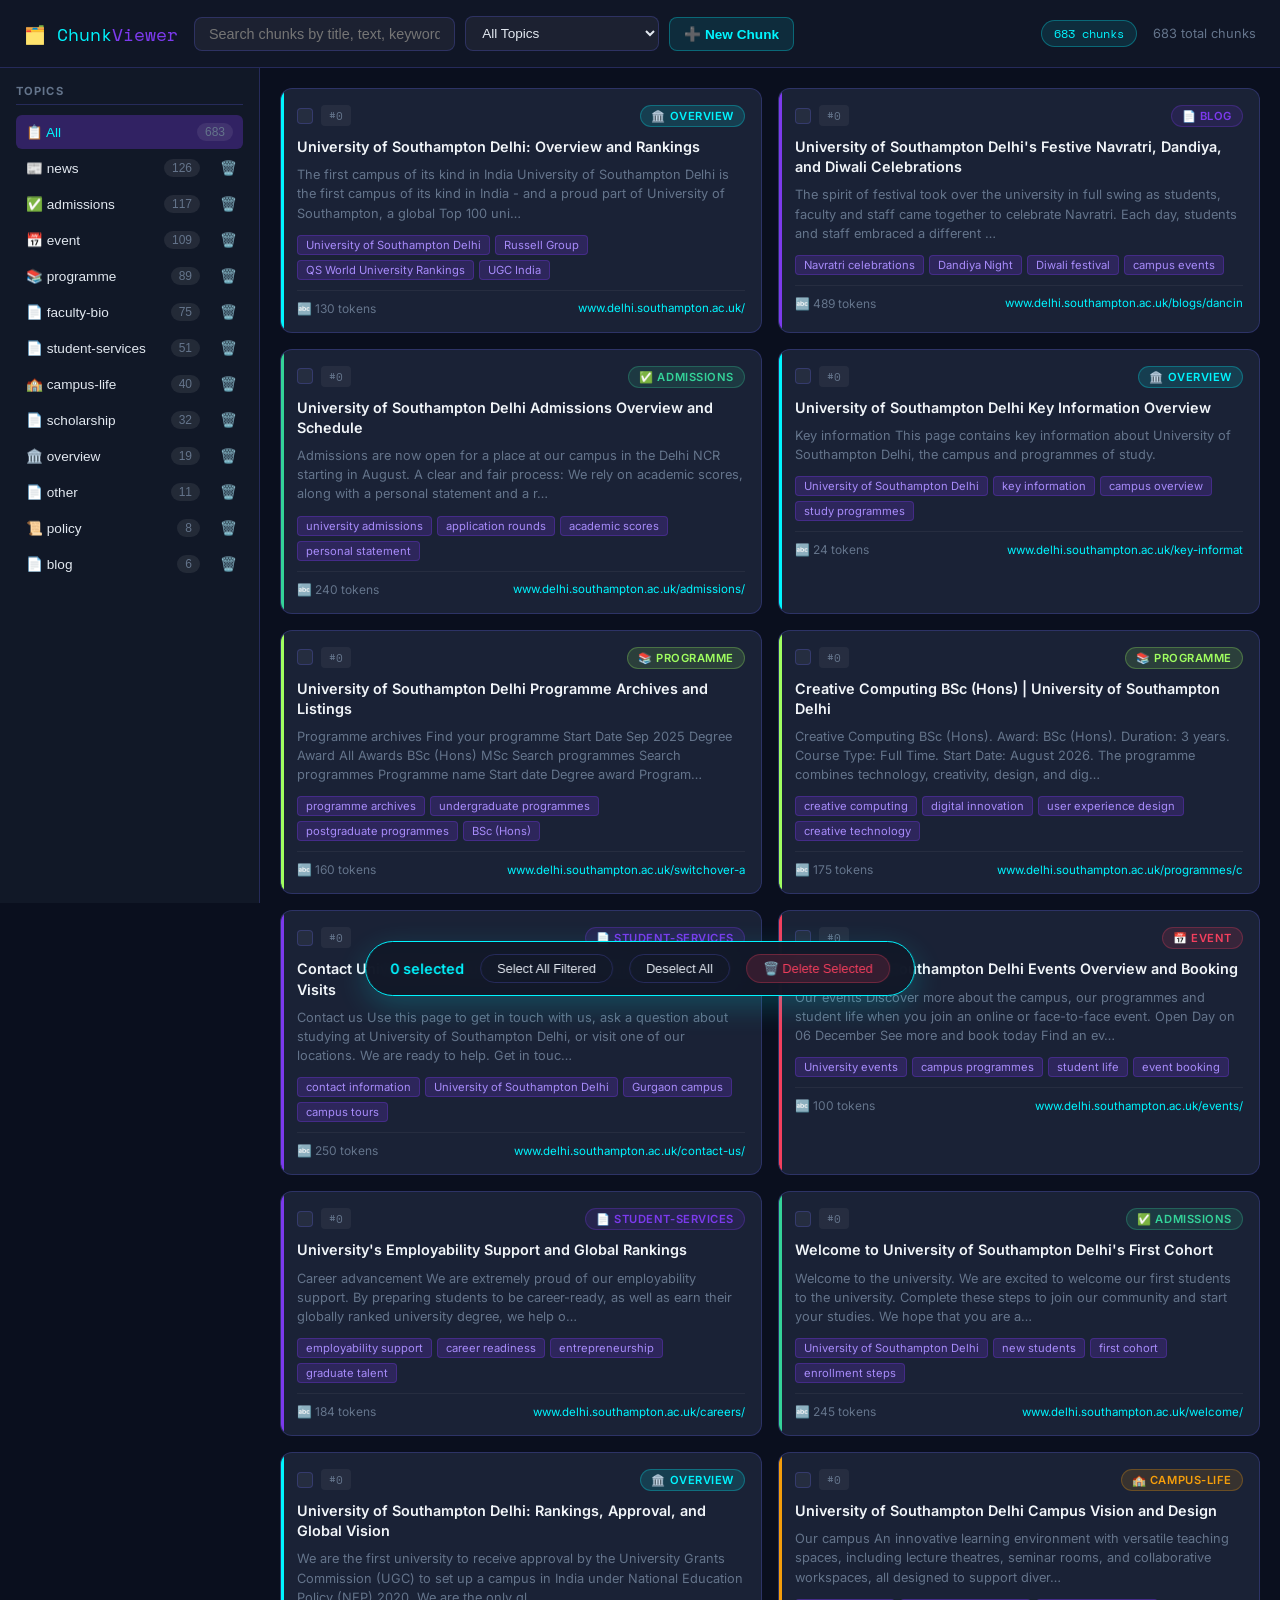
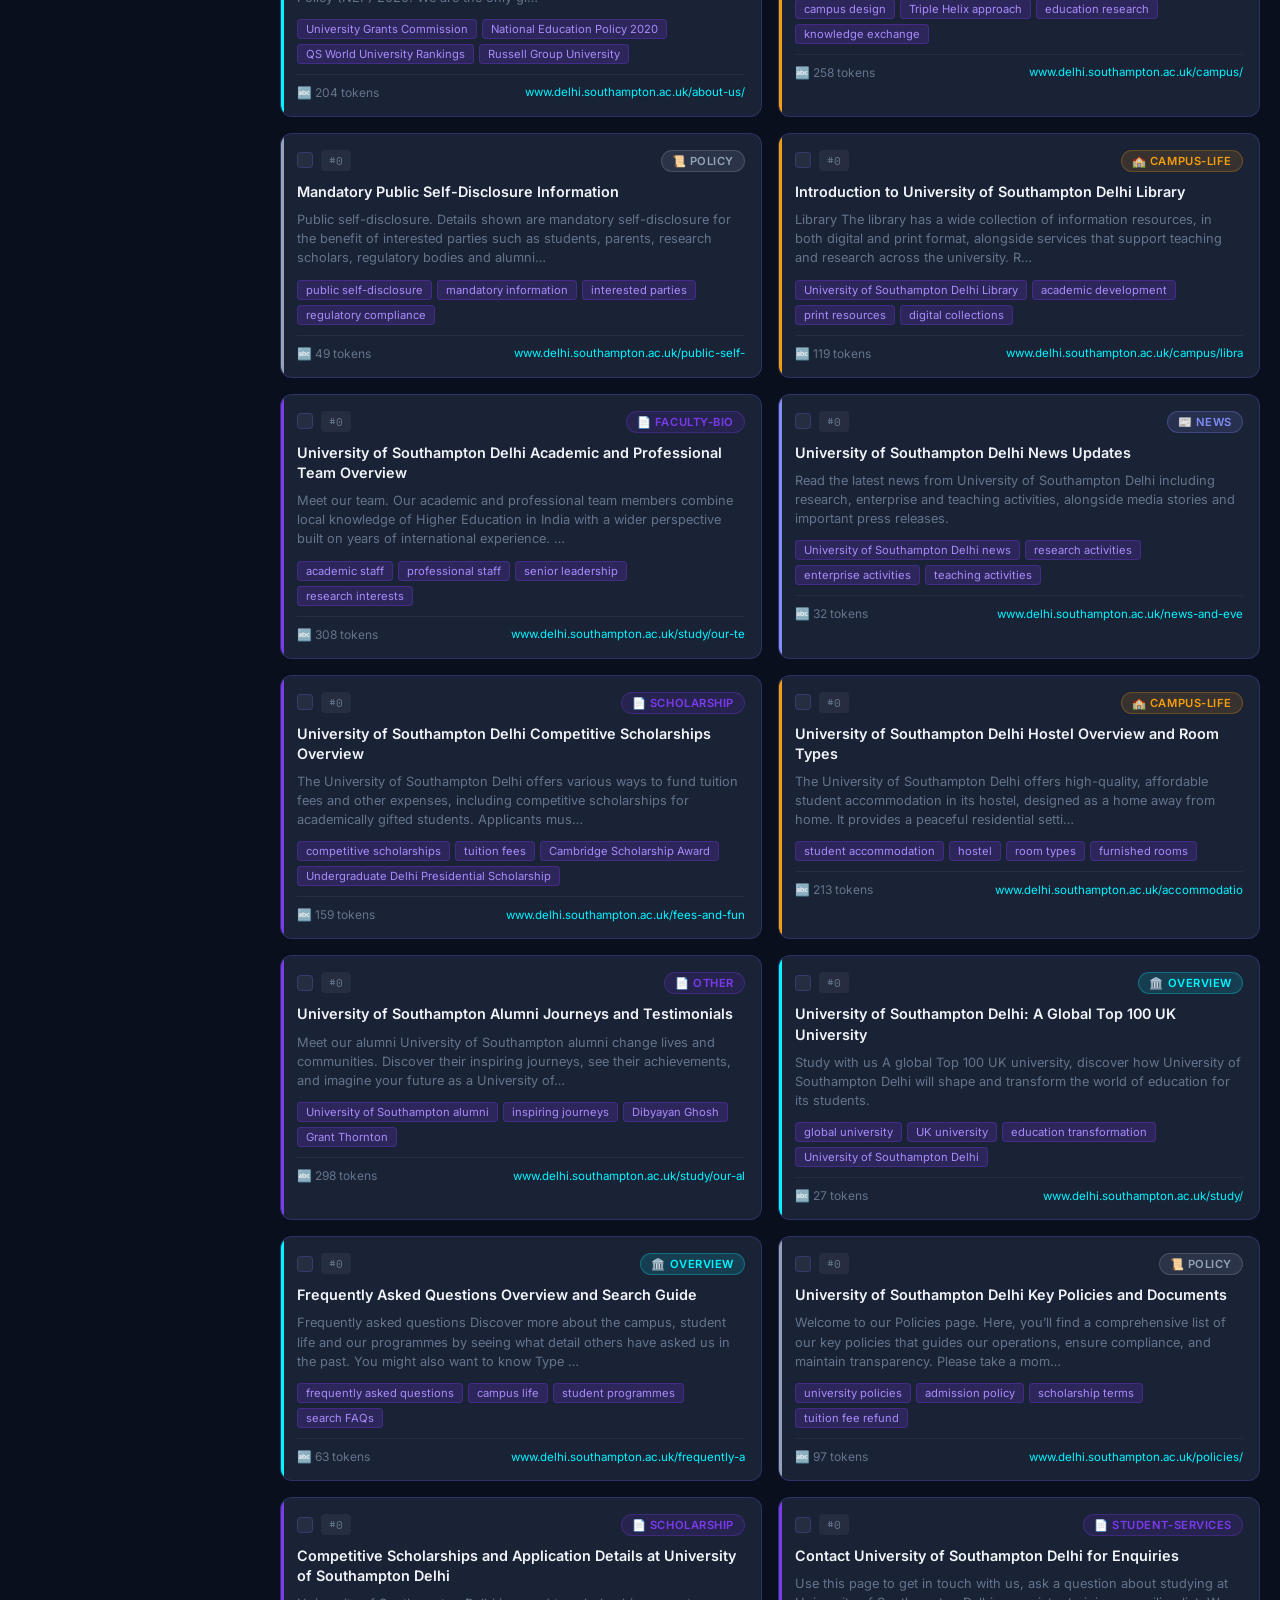
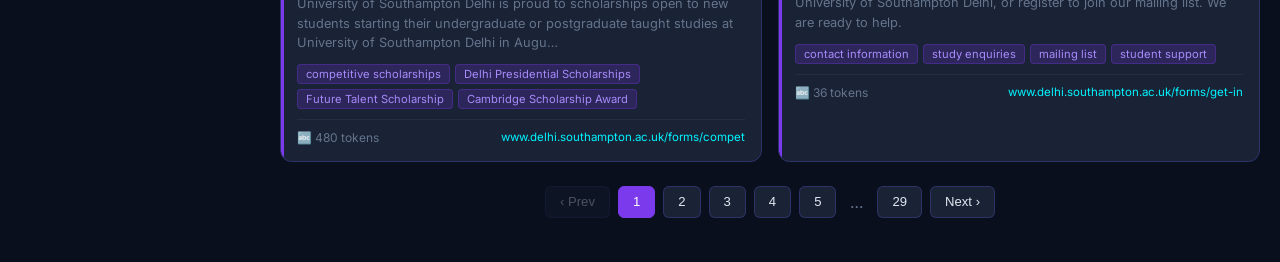
<file: chunk_viewer.html>
<!DOCTYPE html>
<html lang="en">
<head>
  <meta charset="UTF-8" />
  <meta name="viewport" content="width=device-width, initial-scale=1.0" />
  <title>Chunk Viewer — RAG Data Explorer</title>
  <link href="https://fonts.googleapis.com/css2?family=Inter:wght@300;400;500;600;700&family=Space+Mono:wght@400;700&display=swap" rel="stylesheet" />
  <style>
    *, *::before, *::after { box-sizing: border-box; margin: 0; padding: 0; }

    :root {
      --bg: #0a0f1e;
      --surface: #111827;
      --card: #1a2236;
      --border: rgba(99,102,241,0.25);
      --cyan: #00f5ff;
      --purple: #7c3aed;
      --green: #a0ff60;
      --yellow: #f59e0b;
      --red: #f43f5e;
      --text: #e2e8f0;
      --muted: #64748b;
      --tag-bg: rgba(124,58,237,0.2);
    }

    body {
      font-family: 'Inter', sans-serif;
      background: var(--bg);
      color: var(--text);
      min-height: 100vh;
    }

    /* HEADER */
    header {
      background: rgba(17,24,39,0.95);
      border-bottom: 1px solid var(--border);
      padding: 16px 24px;
      display: flex;
      align-items: center;
      gap: 16px;
      position: sticky;
      top: 0;
      z-index: 100;
      backdrop-filter: blur(12px);
    }

    .logo { font-family: 'Space Mono', monospace; font-size: 1.1rem; color: var(--cyan); white-space: nowrap; }
    .logo span { color: var(--purple); }

    .search-bar {
      flex: 1;
      display: flex;
      gap: 10px;
      align-items: center;
      max-width: 600px;
    }

    .search-bar input {
      flex: 1;
      background: rgba(255,255,255,0.05);
      border: 1px solid var(--border);
      border-radius: 8px;
      color: var(--text);
      padding: 8px 14px;
      font-size: 0.9rem;
      outline: none;
      transition: border-color 0.2s;
    }
    .search-bar input:focus { border-color: var(--cyan); }

    .filter-select {
      background: rgba(255,255,255,0.05);
      border: 1px solid var(--border);
      border-radius: 8px;
      color: var(--text);
      padding: 8px 12px;
      font-size: 0.85rem;
      outline: none;
      cursor: pointer;
    }

    .stats-bar {
      display: flex;
      gap: 16px;
      align-items: center;
      font-size: 0.8rem;
      color: var(--muted);
      margin-left: auto;
      white-space: nowrap;
    }

    .stat-badge {
      background: rgba(0,245,255,0.1);
      border: 1px solid rgba(0,245,255,0.3);
      border-radius: 20px;
      padding: 4px 12px;
      color: var(--cyan);
      font-family: 'Space Mono', monospace;
      font-size: 0.75rem;
    }

    /* LAYOUT */
    .layout {
      display: grid;
      grid-template-columns: 260px 1fr;
      min-height: calc(100vh - 65px);
    }

    /* SIDEBAR */
    .sidebar {
      background: var(--surface);
      border-right: 1px solid var(--border);
      padding: 16px;
      overflow-y: auto;
      max-height: calc(100vh - 65px);
      position: sticky;
      top: 65px;
    }

    .sidebar h3 {
      font-size: 0.7rem;
      text-transform: uppercase;
      letter-spacing: 0.1em;
      color: var(--muted);
      margin-bottom: 10px;
      padding-bottom: 6px;
      border-bottom: 1px solid var(--border);
    }

    .topic-btn {
      display: flex;
      justify-content: space-between;
      align-items: center;
      width: 100%;
      background: none;
      border: none;
      color: var(--text);
      padding: 8px 10px;
      border-radius: 6px;
      cursor: pointer;
      font-size: 0.85rem;
      text-align: left;
      transition: background 0.15s;
      margin-bottom: 2px;
    }
    .topic-btn:hover { background: rgba(124,58,237,0.15); }
    .topic-btn.active { background: rgba(124,58,237,0.3); color: var(--cyan); }

    .topic-row {
      display: flex;
      align-items: center;
      gap: 4px;
      margin-bottom: 2px;
    }
    .topic-row .topic-btn {
      flex: 1;
      margin-bottom: 0;
    }
    .topic-delete-btn {
      background: none;
      border: none;
      color: var(--muted);
      cursor: pointer;
      padding: 6px;
      border-radius: 6px;
      font-size: 0.85rem;
      transition: all 0.15s;
      display: flex;
      align-items: center;
      justify-content: center;
    }
    .topic-delete-btn:hover {
      background: rgba(244,63,94,0.2);
      color: var(--red);
    }
    .topic-count {
      background: rgba(255,255,255,0.08);
      border-radius: 10px;
      padding: 2px 8px;
      font-size: 0.75rem;
      color: var(--muted);
    }

    /* CHUNK GRID */
    .main {
      padding: 20px;
      overflow-y: auto;
    }

    .grid {
      display: grid;
      grid-template-columns: repeat(auto-fill, minmax(360px, 1fr));
      gap: 16px;
    }

    .chunk-card {
      background: var(--card);
      border: 1px solid var(--border);
      border-radius: 12px;
      padding: 16px;
      cursor: pointer;
      transition: border-color 0.2s, transform 0.15s, box-shadow 0.2s;
      position: relative;
      overflow: hidden;
    }
    .chunk-card::before {
      content: '';
      position: absolute;
      top: 0; left: 0;
      width: 3px; height: 100%;
      background: var(--topic-color, var(--purple));
    }
    .chunk-card:hover {
      border-color: var(--cyan);
      transform: translateY(-2px);
      box-shadow: 0 8px 24px rgba(0,245,255,0.1);
    }

    .card-header {
      display: flex;
      justify-content: space-between;
      align-items: flex-start;
      margin-bottom: 10px;
    }

    .chunk-id {
      font-family: 'Space Mono', monospace;
      font-size: 0.7rem;
      color: var(--muted);
      background: rgba(255,255,255,0.05);
      border-radius: 4px;
      padding: 2px 8px;
    }

    .topic-pill {
      font-size: 0.7rem;
      padding: 3px 10px;
      border-radius: 20px;
      font-weight: 600;
      text-transform: uppercase;
      letter-spacing: 0.05em;
    }

    .card-title {
      font-size: 0.9rem;
      font-weight: 600;
      margin-bottom: 8px;
      line-height: 1.4;
      color: #f1f5f9;
    }

    .card-text {
      font-size: 0.8rem;
      color: var(--muted);
      line-height: 1.5;
      display: -webkit-box;
      -webkit-line-clamp: 3;
      -webkit-box-orient: vertical;
      overflow: hidden;
      margin-bottom: 12px;
    }

    .card-keywords {
      display: flex;
      flex-wrap: wrap;
      gap: 5px;
    }

    .kw-tag {
      background: var(--tag-bg);
      border: 1px solid rgba(124,58,237,0.3);
      color: #a78bfa;
      padding: 2px 8px;
      border-radius: 4px;
      font-size: 0.7rem;
      white-space: nowrap;
    }

    .card-footer {
      display: flex;
      justify-content: space-between;
      align-items: center;
      margin-top: 10px;
      padding-top: 10px;
      border-top: 1px solid rgba(255,255,255,0.05);
      font-size: 0.75rem;
      color: var(--muted);
    }

    .token-badge {
      display: flex;
      align-items: center;
      gap: 4px;
    }

    /* CHECKBOX STYLES */
    .chunk-select-checkbox {
      appearance: none;
      -webkit-appearance: none;
      width: 16px;
      height: 16px;
      border: 1.5px solid var(--border);
      border-radius: 4px;
      background: rgba(255,255,255,0.05);
      cursor: pointer;
      display: inline-flex;
      align-items: center;
      justify-content: center;
      transition: all 0.2s;
      outline: none;
      position: relative;
    }
    .chunk-select-checkbox:hover {
      border-color: var(--cyan);
      background: rgba(0,245,255,0.05);
    }
    .chunk-select-checkbox:checked {
      background: var(--cyan);
      border-color: var(--cyan);
    }
    .chunk-select-checkbox:checked::after {
      content: '✓';
      color: var(--bg);
      font-size: 0.7rem;
      font-weight: 900;
      position: absolute;
      top: 50%;
      left: 50%;
      transform: translate(-50%, -50%);
    }

    /* FLOATING ACTION BAR */
    .bulk-action-bar {
      position: fixed;
      bottom: 24px;
      left: 50%;
      transform: translateX(-50%) translateY(120px);
      background: rgba(17, 24, 39, 0.95);
      border: 1px solid var(--cyan);
      box-shadow: 0 10px 30px rgba(0, 245, 255, 0.2);
      border-radius: 30px;
      padding: 12px 24px;
      display: flex;
      align-items: center;
      gap: 16px;
      z-index: 1000;
      transition: transform 0.3s cubic-bezier(0.175, 0.885, 0.32, 1.275);
      backdrop-filter: blur(12px);
    }
    .bulk-action-bar.visible {
      transform: translateX(-50%) translateY(0);
    }
    .bulk-count {
      color: var(--cyan);
      font-weight: 600;
      font-size: 0.9rem;
    }
    .bulk-btn {
      background: none;
      border: 1px solid var(--border);
      color: var(--text);
      padding: 6px 16px;
      border-radius: 20px;
      cursor: pointer;
      font-size: 0.8rem;
      font-weight: 500;
      transition: all 0.2s;
    }
    .bulk-btn:hover {
      background: rgba(255, 255, 255, 0.05);
      border-color: var(--text);
    }
    .bulk-btn-delete {
      background: rgba(244, 63, 94, 0.15);
      border: 1px solid rgba(244, 63, 94, 0.3);
      color: var(--red);
    }
    .bulk-btn-delete:hover {
      background: rgba(244, 63, 94, 0.3);
      border-color: var(--red);
      box-shadow: 0 0 12px rgba(244, 63, 94, 0.2);
    }

    /* MODAL */
    .modal-overlay {
      display: none;
      position: fixed;
      inset: 0;
      background: rgba(0,0,0,0.7);
      z-index: 1000;
      align-items: center;
      justify-content: center;
      backdrop-filter: blur(4px);
    }
    .modal-overlay.open { display: flex; }

    .modal {
      background: var(--card);
      border: 1px solid var(--border);
      border-radius: 16px;
      width: 90%;
      max-width: 780px;
      max-height: 85vh;
      overflow-y: auto;
      padding: 28px;
      position: relative;
      animation: slideIn 0.2s ease;
    }

    @keyframes slideIn {
      from { opacity: 0; transform: translateY(20px); }
      to   { opacity: 1; transform: translateY(0); }
    }

    .modal-close {
      position: absolute;
      top: 16px; right: 16px;
      background: rgba(255,255,255,0.1);
      border: none;
      color: var(--text);
      width: 32px; height: 32px;
      border-radius: 50%;
      cursor: pointer;
      font-size: 1rem;
      display: flex; align-items: center; justify-content: center;
    }
    .modal-close:hover { background: rgba(244,63,94,0.3); }

    .modal-id {
      font-family: 'Space Mono', monospace;
      font-size: 0.75rem;
      color: var(--muted);
      margin-bottom: 8px;
    }
    .modal-title { font-size: 1.2rem; font-weight: 700; margin-bottom: 4px; }
    .modal-url { font-size: 0.75rem; color: var(--cyan); margin-bottom: 16px; word-break: break-all; }
    .modal-section { margin-bottom: 16px; }
    .modal-label {
      font-size: 0.7rem;
      text-transform: uppercase;
      letter-spacing: 0.1em;
      color: var(--muted);
      margin-bottom: 6px;
    }
    .modal-text {
      background: rgba(255,255,255,0.03);
      border: 1px solid var(--border);
      border-radius: 8px;
      padding: 12px;
      font-size: 0.85rem;
      line-height: 1.6;
      color: #cbd5e1;
    }
    .modal-summary {
      background: rgba(0,245,255,0.05);
      border: 1px solid rgba(0,245,255,0.2);
      border-radius: 8px;
      padding: 12px;
      font-size: 0.85rem;
      line-height: 1.6;
      color: #e2e8f0;
      font-style: italic;
    }
    .entities-list {
      display: flex;
      flex-wrap: wrap;
      gap: 6px;
    }
    .entity-tag {
      background: rgba(0,245,255,0.08);
      border: 1px solid rgba(0,245,255,0.25);
      color: var(--cyan);
      padding: 3px 10px;
      border-radius: 4px;
      font-size: 0.75rem;
    }
    .kw-score-row {
      display: flex;
      justify-content: space-between;
      align-items: center;
      padding: 5px 0;
      border-bottom: 1px solid rgba(255,255,255,0.04);
      font-size: 0.82rem;
    }
    .score-bar-wrap { width: 120px; height: 6px; background: rgba(255,255,255,0.08); border-radius: 3px; }
    .score-bar { height: 100%; border-radius: 3px; background: linear-gradient(90deg, var(--purple), var(--cyan)); }

    /* LOADING */
    .loading {
      display: flex;
      flex-direction: column;
      align-items: center;
      justify-content: center;
      min-height: 50vh;
      gap: 16px;
      color: var(--muted);
    }
    .spinner {
      width: 40px; height: 40px;
      border: 3px solid rgba(124,58,237,0.2);
      border-top-color: var(--purple);
      border-radius: 50%;
      animation: spin 0.8s linear infinite;
    }
    @keyframes spin { to { transform: rotate(360deg); } }

    .no-results {
      grid-column: 1 / -1;
      text-align: center;
      padding: 60px;
      color: var(--muted);
    }

    /* PAGINATION */
    .pagination {
      display: flex;
      justify-content: center;
      gap: 8px;
      margin-top: 24px;
      padding-bottom: 24px;
      flex-wrap: wrap;
    }
    .page-btn {
      background: var(--card);
      border: 1px solid var(--border);
      color: var(--text);
      padding: 6px 14px;
      border-radius: 6px;
      cursor: pointer;
      font-size: 0.82rem;
      transition: all 0.15s;
    }
    .page-btn:hover { border-color: var(--cyan); color: var(--cyan); }
    .page-btn.active { background: var(--purple); border-color: var(--purple); color: #fff; }
    .page-btn:disabled { opacity: 0.3; cursor: not-allowed; }

    .create-btn {
      background: rgba(0,245,255,0.1);
      border: 1px solid rgba(0,245,255,0.3);
      color: var(--cyan);
      padding: 8px 14px;
      border-radius: 8px;
      font-size: 0.85rem;
      cursor: pointer;
      font-weight: 600;
      transition: all 0.15s;
      outline: none;
      display: flex;
      align-items: center;
      gap: 6px;
    }
    .create-btn:hover {
      background: rgba(0,245,255,0.25);
      border-color: var(--cyan);
      box-shadow: 0 0 12px rgba(0,245,255,0.25);
    }
  </style>
</head>
<body>

<!-- HEADER -->
<header>
  <div class="logo">🗂️ Chunk<span>Viewer</span></div>
  <div class="search-bar">
    <input type="text" id="search-input" placeholder="Search chunks by title, text, keywords..." />
    <select class="filter-select" id="topic-filter">
      <option value="">All Topics</option>
    </select>
    <button class="create-btn" onclick="openCreateModal()">➕ New Chunk</button>
  </div>
  <div class="stats-bar">
    <span class="stat-badge" id="shown-count">0 chunks</span>
    <span id="total-label">Loading...</span>
  </div>
</header>

<div class="layout">
  <!-- SIDEBAR: topic counts -->
  <aside class="sidebar" id="sidebar">
    <h3>Topics</h3>
    <div id="topic-list"></div>
  </aside>

  <!-- MAIN: chunk grid -->
  <main class="main">
    <div id="loading" class="loading">
      <div class="spinner"></div>
      <div>Loading chunks from cleaned_data/...</div>
    </div>
    <div class="grid" id="chunk-grid" style="display:none;"></div>
    <div class="pagination" id="pagination"></div>
  </main>
</div>

<!-- FLOATING BULK ACTION BAR -->
<div class="bulk-action-bar" id="bulk-action-bar">
  <span class="bulk-count" id="bulk-selected-count">0 selected</span>
  <button class="bulk-btn" onclick="selectAllFiltered()">Select All Filtered</button>
  <button class="bulk-btn" onclick="deselectAllChunks()">Deselect All</button>
  <button class="bulk-btn bulk-btn-delete" onclick="deleteSelectedChunks()">🗑️ Delete Selected</button>
</div>

<!-- DETAIL MODAL -->
<div class="modal-overlay" id="modal-overlay" onclick="closeModal(event)">
  <div class="modal" id="modal-body">
    <button class="modal-close" onclick="document.getElementById('modal-overlay').classList.remove('open')">✕</button>
    <div id="modal-content"></div>
  </div>
</div>

<script>
// ── Topic colours ────────────────────────────────────────────────────────────
const TOPIC_COLORS = {
  overview:        '#00f5ff',
  programme:       '#a0ff60',
  'campus-life':   '#f59e0b',
  event:           '#f43f5e',
  news:            '#818cf8',
  admissions:      '#34d399',
  scholarships:    '#fbbf24',
  research:        '#60a5fa',
  careers:         '#fb7185',
  finance:         '#4ade80',
  staff:           '#c084fc',
  policy:          '#94a3b8',
  accommodation:   '#fdba74',
  studentlife:     '#67e8f9',
};

function topicColor(t) {
  if (!t) return '#7c3aed';
  const key = (t || '').toLowerCase().replace(/[^a-z-]/g, '');
  return TOPIC_COLORS[key] || '#7c3aed';
}

// ── State ────────────────────────────────────────────────────────────────────
let allChunks   = [];
let filtered    = [];
let activeTopic = '';
let searchQuery = '';
let currentPage = 1;
const PAGE_SIZE  = 24;
let activeChunk = null; // Currently selected chunk for viewing/editing

// ── Batch Delete State & Operations ──────────────────────────────────────────
let selectedChunkIds = new Set();

function toggleChunkSelection(id) {
  if (selectedChunkIds.has(id)) {
    selectedChunkIds.delete(id);
  } else {
    selectedChunkIds.add(id);
  }
  updateBulkActionBar();
}

function updateBulkActionBar() {
  const bar = document.getElementById('bulk-action-bar');
  const countSpan = document.getElementById('bulk-selected-count');
  const count = selectedChunkIds.size;
  
  if (count > 0) {
    countSpan.textContent = `${count} chunk${count > 1 ? 's' : ''} selected`;
    bar.classList.add('visible');
  } else {
    bar.classList.remove('visible');
  }
}

function selectAllFiltered() {
  filtered.forEach(chunk => {
    if (chunk.id) {
      selectedChunkIds.add(chunk.id);
    }
  });
  // Re-render only checkboxes on the current page to reflect the checks
  document.querySelectorAll('.chunk-select-checkbox').forEach(cb => {
    const id = cb.getAttribute('data-id');
    if (selectedChunkIds.has(id)) {
      cb.checked = true;
    }
  });
  updateBulkActionBar();
}

function deselectAllChunks() {
  selectedChunkIds.clear();
  document.querySelectorAll('.chunk-select-checkbox').forEach(cb => {
    cb.checked = false;
  });
  updateBulkActionBar();
}

async function deleteSelectedChunks() {
  const count = selectedChunkIds.size;
  if (count === 0) return;
  if (!confirm(`⚠️ Are you sure you want to permanently delete these ${count} selected chunks? This action cannot be undone!`)) return;
  
  // Show page-wide loading indicator
  document.getElementById('loading').style.display = 'flex';
  document.getElementById('loading').querySelector('div:last-child').textContent = `Deleting ${count} chunks and rebuilding index...`;
  document.getElementById('chunk-grid').style.display = 'none';
  
  // Hide bulk action bar
  document.getElementById('bulk-action-bar').classList.remove('visible');
  
  try {
    const res = await fetch('/api/university/delete-chunks', {
      method: 'POST',
      headers: { 'Content-Type': 'application/json' },
      body: JSON.stringify({ ids: Array.from(selectedChunkIds) })
    });
    
    if (res.ok) {
      alert(`✅ Successfully deleted ${count} chunks!`);
      selectedChunkIds.clear();
      allChunks = [];
      await loadChunks();
    } else {
      let errMsg = "Unknown error";
      try {
        const errJson = await res.json();
        errMsg = errJson.error || errJson.message || JSON.stringify(errJson);
      } catch (e) {
        const txt = await res.text();
        errMsg = txt || `Status ${res.status}`;
      }
      throw new Error(errMsg);
    }
  } catch (err) {
    const errMsg = err.message || err || "Unknown error";
    alert("❌ Failed to delete chunks: " + errMsg);
    document.getElementById('loading').style.display = 'none';
    document.getElementById('chunk-grid').style.display = 'grid';
    updateBulkActionBar();
  }
}

// ── Load all chunks from /cleaned_data/ ─────────────────────────────────────
async function loadChunks() {
  const chunkFiles = [];
  // Build list chunk_0..chunk_291 (with gap at 288)
  for (let i = 0; i <= 291; i++) {
    if (i === 288) continue; // chunk_288 doesn't exist
    chunkFiles.push(`cleaned_data/chunk_${i}.json`);
  }
  // Load user created chunks
  chunkFiles.push('cleaned_data/chunk_user_created.json');

  let loaded = 0;
  const results = await Promise.allSettled(
    chunkFiles.map(async f => {
      const res = await fetch(f);
      if (!res.ok) throw new Error('not found');
      return res.json();
    })
  );

  results.forEach(r => {
    if (r.status === 'fulfilled') {
      const data = r.value;
      if (Array.isArray(data)) allChunks.push(...data);
      else if (data && data.text) allChunks.push(data);
      loaded++;
    }
  });

  // Sort by chunk_index
  allChunks.sort((a, b) => (a.chunk_index ?? 0) - (b.chunk_index ?? 0));

  document.getElementById('total-label').textContent = `${allChunks.length} total chunks`;
  buildTopicSidebar();
  applyFilters();
  document.getElementById('loading').style.display = 'none';
  document.getElementById('chunk-grid').style.display = 'grid';
}

// ── Sidebar topics ───────────────────────────────────────────────────────────
function buildTopicSidebar() {
  const topicMap = {};
  allChunks.forEach(c => {
    const t = c.topic || 'unknown';
    topicMap[t] = (topicMap[t] || 0) + 1;
  });

  const sel = document.getElementById('topic-filter');
  sel.innerHTML = '<option value="">All Topics</option>';
  
  const list = document.getElementById('topic-list');
  list.innerHTML = '';

  const all = document.createElement('button');
  all.className = 'topic-btn active';
  all.id = 'topic-all';
  all.innerHTML = `<span>📋 All</span><span class="topic-count">${allChunks.length}</span>`;
  all.onclick = () => setTopic('');
  list.appendChild(all);

  Object.entries(topicMap)
    .sort((a, b) => b[1] - a[1])
    .forEach(([topic, count]) => {
      const row = document.createElement('div');
      row.className = 'topic-row';

      const btn = document.createElement('button');
      btn.className = 'topic-btn';
      btn.id = `topic-btn-${topic}`;
      const emoji = topicEmoji(topic);
      btn.innerHTML = `<span>${emoji} ${topic}</span><span class="topic-count">${count}</span>`;
      btn.onclick = () => setTopic(topic);
      row.appendChild(btn);

      // Delete button for this topic
      const delBtn = document.createElement('button');
      delBtn.className = 'topic-delete-btn';
      delBtn.title = `Delete topic "${topic}" permanently`;
      delBtn.innerHTML = '🗑️';
      delBtn.onclick = (e) => {
        e.stopPropagation(); // prevent setting active topic
        deleteTopic(topic);
      };
      row.appendChild(delBtn);

      list.appendChild(row);

      const opt = document.createElement('option');
      opt.value = topic;
      opt.textContent = `${emoji} ${topic} (${count})`;
      sel.appendChild(opt);
    });
}

// ── Delete Topic ─────────────────────────────────────────────────────────────
async function deleteTopic(topic) {
  if (!topic) return;
  const count = allChunks.filter(c => c.topic === topic).length;
  const confirmMsg = `⚠️ WARNING: Are you sure you want to permanently delete the topic "${topic}"?\n\nThis will delete all ${count} chunks in this topic from the raw files, rebuild the RAG index, and reload the database. This action CANNOT be undone!`;
  
  if (!confirm(confirmMsg)) return;
  
  // Show loading indicator
  document.getElementById('loading').style.display = 'flex';
  document.getElementById('loading').querySelector('div:last-child').textContent = `Deleting topic '${topic}' and rebuilding RAG index...`;
  document.getElementById('chunk-grid').style.display = 'none';
  
  try {
    const res = await fetch('/api/university/delete-topic', {
      method: 'POST',
      headers: { 'Content-Type': 'application/json' },
      body: JSON.stringify({ topic: topic })
    });
    
    if (res.ok) {
      alert(`✅ Topic "${topic}" and all its chunks successfully deleted!`);
      // Reload the data from the server
      allChunks = [];
      await loadChunks();
    } else {
      const errText = await res.text();
      throw new Error(errText);
    }
  } catch (err) {
    alert(`❌ Failed to delete topic: ${err.message}`);
    document.getElementById('loading').style.display = 'none';
    document.getElementById('chunk-grid').style.display = 'grid';
  }
}

function topicEmoji(t) {
  const map = { overview:'🏛️', programme:'📚', 'campus-life':'🏫', event:'📅', news:'📰',
                admissions:'✅', scholarships:'🎓', research:'🔬', careers:'💼',
                finance:'💰', staff:'👤', policy:'📜', accommodation:'🏠',
                studentlife:'🎉', unknown:'❓' };
  return map[(t||'').toLowerCase().replace(/[^a-z-]/g,'')] || '📄';
}

// ── Filtering ────────────────────────────────────────────────────────────────
function setTopic(t) {
  activeTopic = t;
  document.querySelectorAll('.topic-btn').forEach(b => b.classList.remove('active'));
  const btn = t ? document.getElementById(`topic-btn-${t}`) : document.getElementById('topic-all');
  if (btn) btn.classList.add('active');
  document.getElementById('topic-filter').value = t;
  currentPage = 1;
  applyFilters();
}

function applyFilters() {
  const q = searchQuery.toLowerCase();
  filtered = allChunks.filter(c => {
    const matchTopic = !activeTopic || c.topic === activeTopic;
    if (!matchTopic) return false;
    if (!q) return true;
    return (
      (c.title || '').toLowerCase().includes(q) ||
      (c.text  || '').toLowerCase().includes(q) ||
      (c.summary || '').toLowerCase().includes(q) ||
      (c.keywords || []).some(k => k.toLowerCase().includes(q)) ||
      String(c.chunk_index).includes(q)
    );
  });

  document.getElementById('shown-count').textContent = `${filtered.length} chunks`;
  renderPage();
}

// ── Render ───────────────────────────────────────────────────────────────────
function renderPage() {
  const grid = document.getElementById('chunk-grid');
  grid.innerHTML = '';

  const start = (currentPage - 1) * PAGE_SIZE;
  const page  = filtered.slice(start, start + PAGE_SIZE);

  if (filtered.length === 0) {
    grid.innerHTML = `<div class="no-results">😕 No chunks match your search.</div>`;
    document.getElementById('pagination').innerHTML = '';
    return;
  }

  page.forEach(chunk => {
    const card = document.createElement('div');
    card.className = 'chunk-card';
    const color = topicColor(chunk.topic);
    card.style.setProperty('--topic-color', color);

    const kws = (chunk.keywords || []).slice(0, 4).map(k =>
      `<span class="kw-tag">${escHtml(k)}</span>`
    ).join('');

    const textPreview = (chunk.text || '').slice(0, 180) + (chunk.text?.length > 180 ? '…' : '');

    card.innerHTML = `
      <div class="card-header">
        <div style="display:flex;align-items:center;gap:8px">
          <input type="checkbox" class="chunk-select-checkbox" data-id="${chunk.id}" ${selectedChunkIds.has(chunk.id) ? 'checked' : ''} onclick="event.stopPropagation(); toggleChunkSelection('${chunk.id}')" />
          <span class="chunk-id">#${chunk.chunk_index ?? '?'}</span>
        </div>
        <span class="topic-pill" style="background:${color}22;color:${color};border:1px solid ${color}44">
          ${topicEmoji(chunk.topic)} ${chunk.topic || 'unknown'}
        </span>
      </div>
      <div class="card-title">${escHtml(chunk.title || 'Untitled')}</div>
      <div class="card-text">${escHtml(textPreview)}</div>
      <div class="card-keywords">${kws}</div>
      <div class="card-footer">
        <span>🔤 ${chunk.tokens ?? '?'} tokens</span>
        <span style="color:var(--cyan);font-size:0.72rem;">${(chunk.source_url || '').replace('https://','').slice(0,40)}</span>
      </div>
    `;
    card.onclick = () => openModal(chunk);
    grid.appendChild(card);
  });

  renderPagination();
}

function renderPagination() {
  const total = Math.ceil(filtered.length / PAGE_SIZE);
  const pag = document.getElementById('pagination');
  pag.innerHTML = '';
  if (total <= 1) return;

  const prev = mkBtn('‹ Prev', currentPage > 1, () => { currentPage--; renderPage(); window.scrollTo(0,0); });
  pag.appendChild(prev);

  const range = pageRange(currentPage, total);
  range.forEach(p => {
    if (p === '...') {
      const dots = document.createElement('span');
      dots.textContent = '…'; dots.style.color='var(--muted)'; dots.style.padding='6px';
      pag.appendChild(dots);
    } else {
      const btn = mkBtn(p, true, () => { currentPage = p; renderPage(); window.scrollTo(0,0); });
      if (p === currentPage) btn.classList.add('active');
      pag.appendChild(btn);
    }
  });

  const next = mkBtn('Next ›', currentPage < total, () => { currentPage++; renderPage(); window.scrollTo(0,0); });
  pag.appendChild(next);
}

function mkBtn(label, enabled, fn) {
  const b = document.createElement('button');
  b.className = 'page-btn';
  b.textContent = label;
  b.disabled = !enabled;
  if (enabled) b.onclick = fn;
  return b;
}

function pageRange(cur, total) {
  if (total <= 7) return Array.from({length:total}, (_,i)=>i+1);
  if (cur <= 4) return [1,2,3,4,5,'...',total];
  if (cur >= total - 3) return [1,'...',total-4,total-3,total-2,total-1,total];
  return [1,'...',cur-1,cur,cur+1,'...',total];
}

// ── Modal & Editing ──────────────────────────────────────────────────────────
function openModal(c) {
  activeChunk = c;
  renderModalDetails();
  document.getElementById('modal-overlay').classList.add('open');
}

function renderModalDetails() {
  if (!activeChunk) return;
  const c = activeChunk;
  const color = topicColor(c.topic);
  const kwScores = c.keyword_scores || {};
  const kwRows = (c.keywords || []).map(k => {
    const score = kwScores[k] ?? 0;
    return `<div class="kw-score-row">
      <span>${escHtml(k)}</span>
      <div style="display:flex;align-items:center;gap:8px">
        <div class="score-bar-wrap"><div class="score-bar" style="width:${(score*100).toFixed(0)}%"></div></div>
        <span style="color:var(--muted);font-size:0.75rem;width:30px">${score.toFixed(2)}</span>
      </div>
    </div>`;
  }).join('');

  const entities = (c.entities || []).map(e =>
    `<span class="entity-tag">${escHtml(e)}</span>`
  ).join('');

  document.getElementById('modal-content').innerHTML = `
    <div style="display:flex;justify-content:space-between;align-items:center;margin-bottom:12px">
      <div class="modal-id">chunk_${c.chunk_index ?? '?'} · ${c.topic || 'unknown'} · ${c.tokens ?? '?'} tokens</div>
      <div style="display:flex;gap:8px">
        <button onclick="toggleEditMode()" style="background:rgba(0,245,255,0.15);border:1px solid rgba(0,245,255,0.3);color:var(--cyan);padding:4px 12px;border-radius:6px;font-size:0.8rem;cursor:pointer;font-weight:600">✏️ Edit</button>
        <button onclick="deleteChunk()" style="background:rgba(244,63,94,0.15);border:1px solid rgba(244,63,94,0.3);color:var(--red);padding:4px 12px;border-radius:6px;font-size:0.8rem;cursor:pointer;font-weight:600">🗑️ Delete</button>
      </div>
    </div>
    <div class="modal-title">${escHtml(c.title || 'Untitled')}</div>
    <a class="modal-url" href="${c.source_url}" target="_blank">${c.source_url || ''}</a>

    ${c.summary ? `
    <div class="modal-section">
      <div class="modal-label">📝 Summary</div>
      <div class="modal-summary">${escHtml(c.summary)}</div>
    </div>` : ''}

    <div class="modal-section">
      <div class="modal-label">📄 Full Text</div>
      <div class="modal-text">${escHtml(c.text || '')}</div>
    </div>

    ${kwRows ? `
    <div class="modal-section">
      <div class="modal-label">🔑 Keywords & Scores</div>
      <div>${kwRows}</div>
    </div>` : ''}

    ${entities ? `
    <div class="modal-section">
      <div class="modal-label">🏷️ Entities</div>
      <div class="entities-list">${entities}</div>
    </div>` : ''}

    <div style="font-size:0.75rem;color:var(--muted);margin-top:16px">
      Source: ${c.source_file || '—'} &nbsp;|&nbsp; Method: ${c.keywords_method || '—'} &nbsp;|&nbsp; ID: ${c.id || '—'}
    </div>
  `;
}

function toggleEditMode() {
  if (!activeChunk) return;
  const c = activeChunk;
  document.getElementById('modal-content').innerHTML = `
    <div class="edit-form">
      <h3 style="margin-bottom:12px;color:var(--cyan)">Edit Chunk #${c.chunk_index ?? '?'}</h3>
      
      <div class="form-group" style="margin-bottom:12px">
        <label style="display:block;font-size:0.75rem;color:var(--muted);margin-bottom:4px">Title</label>
        <input type="text" id="edit-title" style="width:100%;background:rgba(255,255,255,0.05);border:1px solid var(--border);border-radius:6px;padding:8px;color:var(--text)" value="${escHtml(c.title || '')}" />
      </div>
      
      <div class="form-group" style="margin-bottom:12px">
        <label style="display:block;font-size:0.75rem;color:var(--muted);margin-bottom:4px">Topic</label>
        <select id="edit-topic" style="width:100%;background:var(--card);border:1px solid var(--border);border-radius:6px;padding:8px;color:var(--text)">
          ${["programme", "campus-life", "admissions", "scholarships", "overview", "event", "news", "research", "careers", "finance", "staff", "policy", "accommodation", "studentlife"].map(t => 
            `<option value="${t}" ${c.topic === t ? 'selected' : ''}>${t}</option>`
          ).join('')}
        </select>
      </div>

      <div class="form-group" style="margin-bottom:12px">
        <label style="display:block;font-size:0.75rem;color:var(--muted);margin-bottom:4px">Keywords (comma-separated)</label>
        <input type="text" id="edit-keywords" style="width:100%;background:rgba(255,255,255,0.05);border:1px solid var(--border);border-radius:6px;padding:8px;color:var(--text)" value="${escHtml((c.keywords || []).join(', '))}" />
      </div>

      <div class="form-group" style="margin-bottom:12px">
        <label style="display:block;font-size:0.75rem;color:var(--muted);margin-bottom:4px">Full Text</label>
        <textarea id="edit-text" style="width:100%;height:220px;background:rgba(255,255,255,0.05);border:1px solid var(--border);border-radius:6px;padding:8px;color:var(--text);font-family:inherit;line-height:1.5;resize:vertical">${escHtml(c.text || '')}</textarea>
      </div>

      <div style="display:flex;gap:12px;margin-top:16px">
        <button class="create-btn" onclick="saveChunk()" style="background:var(--purple);border-color:var(--purple);color:#fff;padding:8px 16px">Save Changes</button>
        <button class="create-btn" onclick="renderModalDetails()" style="background:rgba(255,255,255,0.1);border-color:transparent;color:var(--text);padding:8px 16px">Cancel</button>
      </div>
    </div>
  `;
}

async function saveChunk() {
  if (!activeChunk) return;
  const title = document.getElementById('edit-title').value.trim();
  const topic = document.getElementById('edit-topic').value.trim();
  const keywordsStr = document.getElementById('edit-keywords').value;
  const text = document.getElementById('edit-text').value.trim();
  
  if (!title || !text || !topic) {
    alert("Title, topic, and text are required!");
    return;
  }
  
  const keywords = keywordsStr.split(',')
    .map(k => k.trim())
    .filter(k => k.length > 0);
    
  const payload = {
    id: activeChunk.id,
    title,
    topic,
    text,
    keywords
  };
  
  document.getElementById('modal-content').innerHTML = `
    <div class="loading">
      <div class="spinner"></div>
      <div>Saving chunk and rebuilding index...</div>
    </div>
  `;
  
  try {
    const res = await fetch('/api/university/save-chunk', {
      method: 'POST',
      headers: { 'Content-Type': 'application/json' },
      body: JSON.stringify(payload)
    });
    
    if (res.ok) {
      alert("✅ Chunk saved successfully!");
      const idx = allChunks.findIndex(c => c.id === activeChunk.id);
      if (idx !== -1) {
        allChunks[idx].title = title;
        allChunks[idx].topic = topic;
        allChunks[idx].text = text;
        allChunks[idx].keywords = keywords;
        allChunks[idx].tokens = text.split(/\s+/).length;
      }
      activeChunk = allChunks[idx];
      renderModalDetails();
      applyFilters();
    } else {
      let errMsg = "Unknown error";
      try {
        const errJson = await res.json();
        errMsg = errJson.error || errJson.message || JSON.stringify(errJson);
      } catch (e) {
        const txt = await res.text();
        errMsg = txt || `Status ${res.status}`;
      }
      throw new Error(errMsg);
    }
  } catch (err) {
    const errMsg = err.message || err || "Unknown error";
    alert("❌ Failed to save chunk: " + errMsg);
    toggleEditMode();
  }
}

async function deleteChunk() {
  if (!activeChunk) return;
  if (!confirm("⚠️ Are you sure you want to permanently delete this chunk? This action cannot be undone!")) return;
  
  document.getElementById('modal-content').innerHTML = `
    <div class="loading">
      <div class="spinner"></div>
      <div>Deleting chunk and rebuilding index...</div>
    </div>
  `;
  
  try {
    const res = await fetch('/api/university/delete-chunk', {
      method: 'POST',
      headers: { 'Content-Type': 'application/json' },
      body: JSON.stringify({ id: activeChunk.id })
    });
    
    if (res.ok) {
      alert("✅ Chunk deleted successfully!");
      document.getElementById('modal-overlay').classList.remove('open');
      allChunks = [];
      document.getElementById('loading').style.display = 'flex';
      document.getElementById('chunk-grid').style.display = 'none';
      await loadChunks();
    } else {
      let errMsg = "Unknown error";
      try {
        const errJson = await res.json();
        errMsg = errJson.error || errJson.message || JSON.stringify(errJson);
      } catch (e) {
        const txt = await res.text();
        errMsg = txt || `Status ${res.status}`;
      }
      throw new Error(errMsg);
    }
  } catch (err) {
    const errMsg = err.message || err || "Unknown error";
    alert("❌ Failed to delete chunk: " + errMsg);
    renderModalDetails();
  }
}

function openCreateModal() {
  document.getElementById('modal-content').innerHTML = `
    <div class="edit-form">
      <h3 style="margin-bottom:12px;color:var(--cyan)">Create New Chunk</h3>
      
      <div class="form-group" style="margin-bottom:12px">
        <label style="display:block;font-size:0.75rem;color:var(--muted);margin-bottom:4px">Title</label>
        <input type="text" id="create-title" placeholder="e.g. BEng Software Engineering Programme Details" style="width:100%;background:rgba(255,255,255,0.05);border:1px solid var(--border);border-radius:6px;padding:8px;color:var(--text)" />
      </div>
      
      <div class="form-group" style="margin-bottom:12px">
        <label style="display:block;font-size:0.75rem;color:var(--muted);margin-bottom:4px">Topic</label>
        <select id="create-topic" style="width:100%;background:var(--card);border:1px solid var(--border);border-radius:6px;padding:8px;color:var(--text)">
          <option value="programme">programme</option>
          <option value="campus-life">campus-life</option>
          <option value="admissions">admissions</option>
          <option value="scholarships">scholarships</option>
          <option value="overview">overview</option>
          <option value="event">event</option>
          <option value="news">news</option>
          <option value="research">research</option>
          <option value="careers">careers</option>
          <option value="finance">finance</option>
          <option value="staff">staff</option>
          <option value="policy">policy</option>
          <option value="accommodation">accommodation</option>
          <option value="studentlife">studentlife</option>
        </select>
      </div>

      <div class="form-group" style="margin-bottom:12px">
        <label style="display:block;font-size:0.75rem;color:var(--muted);margin-bottom:4px">Keywords (comma-separated)</label>
        <input type="text" id="create-keywords" placeholder="e.g. software engineering, computer science, admissions" style="width:100%;background:rgba(255,255,255,0.05);border:1px solid var(--border);border-radius:6px;padding:8px;color:var(--text)" />
      </div>

      <div class="form-group" style="margin-bottom:12px">
        <label style="display:block;font-size:0.75rem;color:var(--muted);margin-bottom:4px">Full Text</label>
        <textarea id="create-text" placeholder="Enter the full text of the knowledge chunk..." style="width:100%;height:220px;background:rgba(255,255,255,0.05);border:1px solid var(--border);border-radius:6px;padding:8px;color:var(--text);font-family:inherit;line-height:1.5;resize:vertical"></textarea>
      </div>

      <div style="display:flex;gap:12px;margin-top:16px">
        <button class="create-btn" onclick="submitCreateChunk()" style="background:var(--purple);border-color:var(--purple);color:#fff;padding:8px 16px">Create Chunk</button>
        <button class="create-btn" onclick="document.getElementById('modal-overlay').classList.remove('open')" style="background:rgba(255,255,255,0.1);border-color:transparent;color:var(--text);padding:8px 16px">Cancel</button>
      </div>
    </div>
  `;
  document.getElementById('modal-overlay').classList.add('open');
}

async function submitCreateChunk() {
  const title = document.getElementById('create-title').value.trim();
  const topic = document.getElementById('create-topic').value.trim();
  const keywordsStr = document.getElementById('create-keywords').value;
  const text = document.getElementById('create-text').value.trim();
  
  if (!title || !text || !topic) {
    alert("Title, topic, and text are required!");
    return;
  }
  
  const keywords = keywordsStr.split(',')
    .map(k => k.trim())
    .filter(k => k.length > 0);
    
  const payload = {
    title,
    topic,
    text,
    keywords
  };
  
  document.getElementById('modal-content').innerHTML = `
    <div class="loading">
      <div class="spinner"></div>
      <div>Creating chunk and rebuilding index...</div>
    </div>
  `;
  
  try {
    const res = await fetch('/api/university/create-chunk', {
      method: 'POST',
      headers: { 'Content-Type': 'application/json' },
      body: JSON.stringify(payload)
    });
    
    if (res.ok) {
      alert("✅ Chunk created successfully!");
      document.getElementById('modal-overlay').classList.remove('open');
      allChunks = [];
      document.getElementById('loading').style.display = 'flex';
      document.getElementById('chunk-grid').style.display = 'none';
      await loadChunks();
    } else {
      let errMsg = "Unknown error";
      try {
        const errJson = await res.json();
        errMsg = errJson.error || errJson.message || JSON.stringify(errJson);
      } catch (e) {
        const txt = await res.text();
        errMsg = txt || `Status ${res.status}`;
      }
      throw new Error(errMsg);
    }
  } catch (err) {
    const errMsg = err.message || err || "Unknown error";
    alert("❌ Failed to create chunk: " + errMsg);
    openCreateModal();
  }
}

function closeModal(e) {
  if (e.target === document.getElementById('modal-overlay')) {
    document.getElementById('modal-overlay').classList.remove('open');
  }
}

document.addEventListener('keydown', e => {
  if (e.key === 'Escape') document.getElementById('modal-overlay').classList.remove('open');
});

// ── Helpers ──────────────────────────────────────────────────────────────────
function escHtml(s) {
  return String(s).replace(/&/g,'&amp;').replace(/</g,'&lt;').replace(/>/g,'&gt;').replace(/"/g,'&quot;');
}

// ── Events ───────────────────────────────────────────────────────────────────
document.getElementById('search-input').addEventListener('input', e => {
  searchQuery = e.target.value;
  currentPage = 1;
  applyFilters();
});

document.getElementById('topic-filter').addEventListener('change', e => {
  setTopic(e.target.value);
});

// ── Boot ─────────────────────────────────────────────────────────────────────
loadChunks();
</script>
</body>
</html>
</file>
